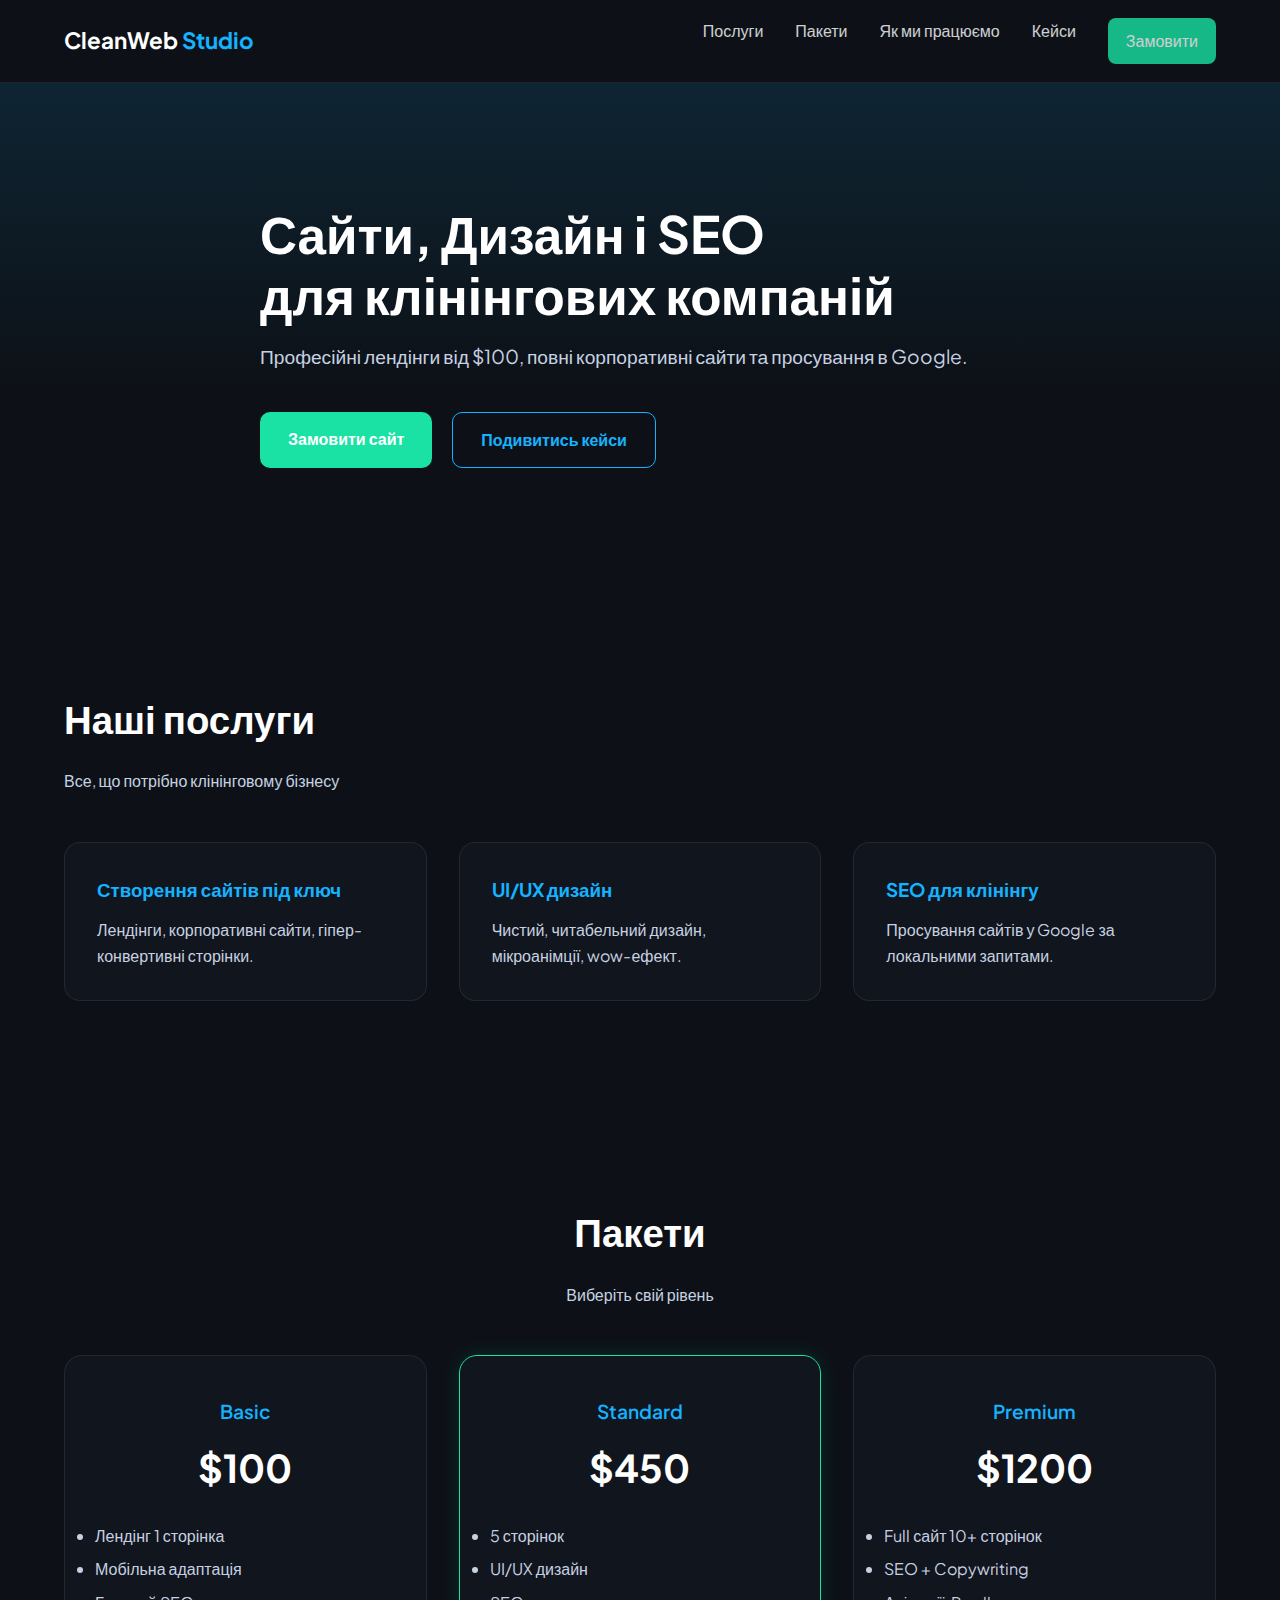
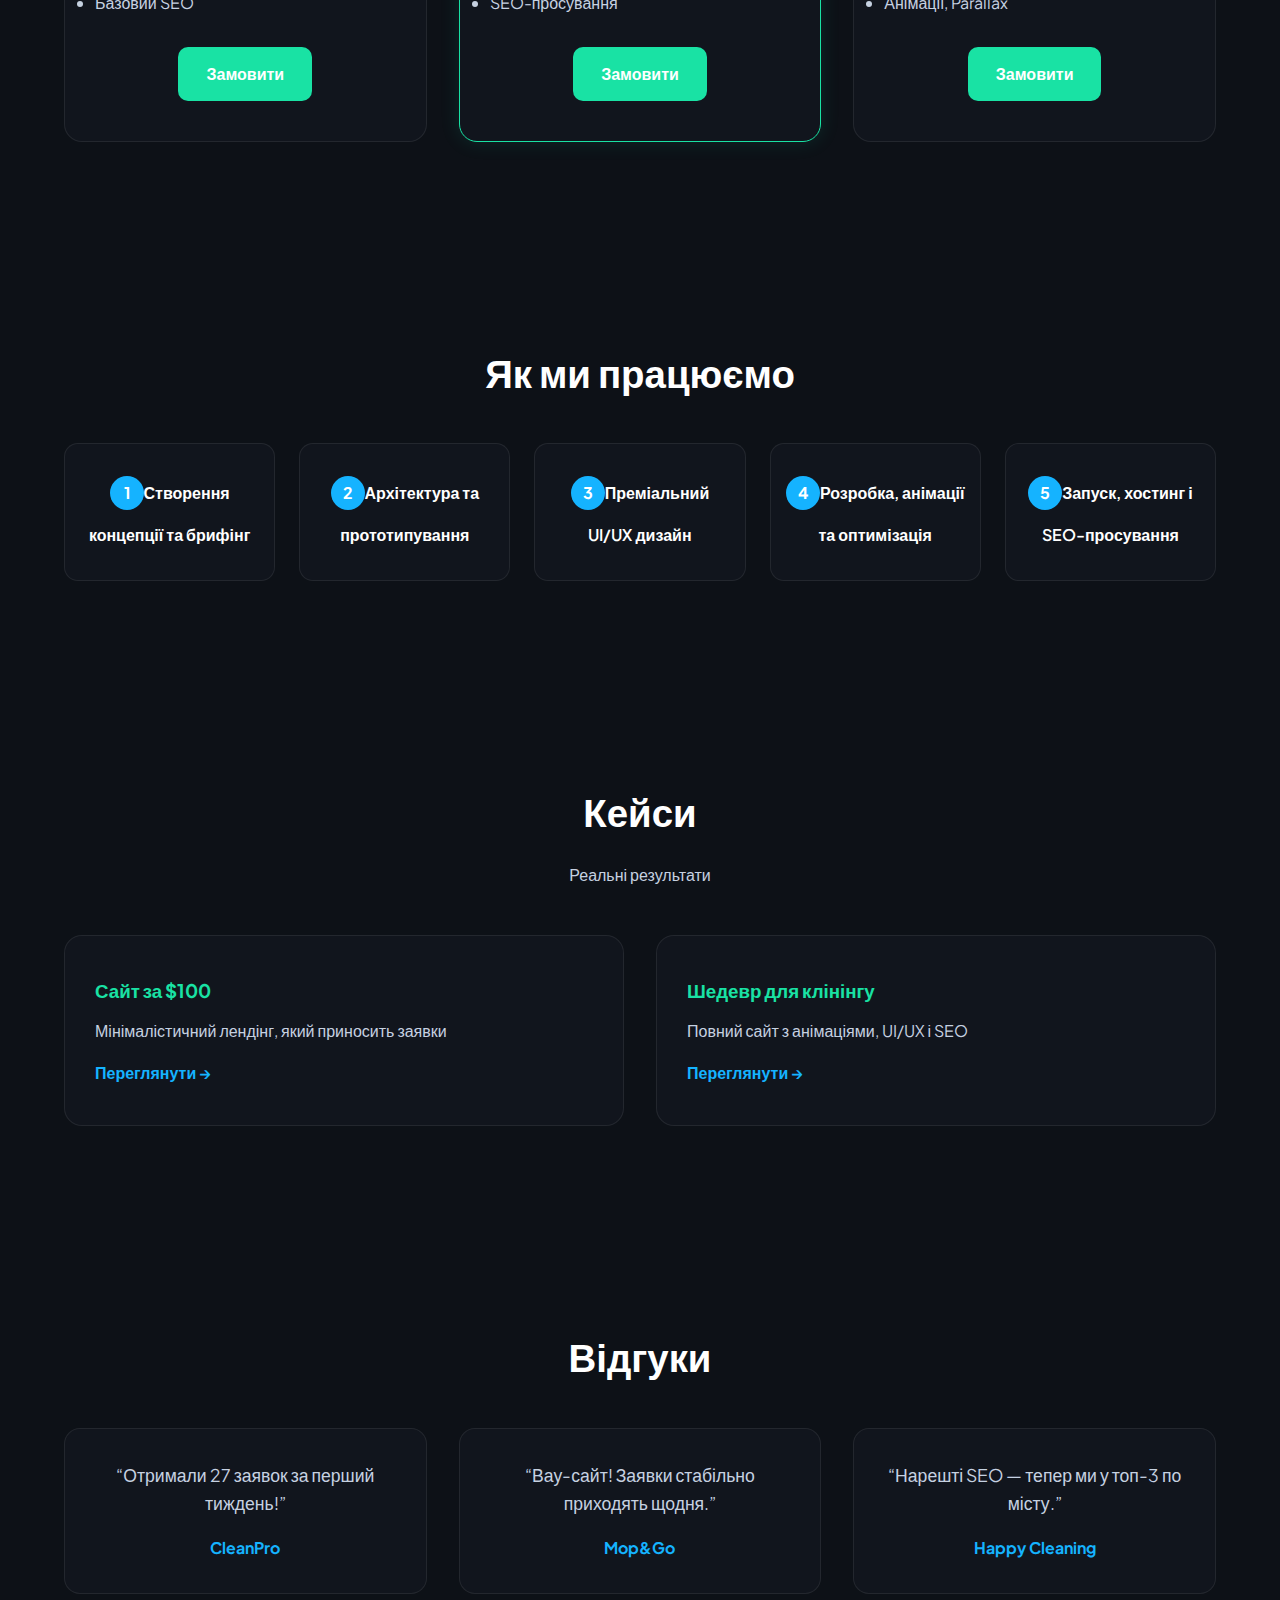
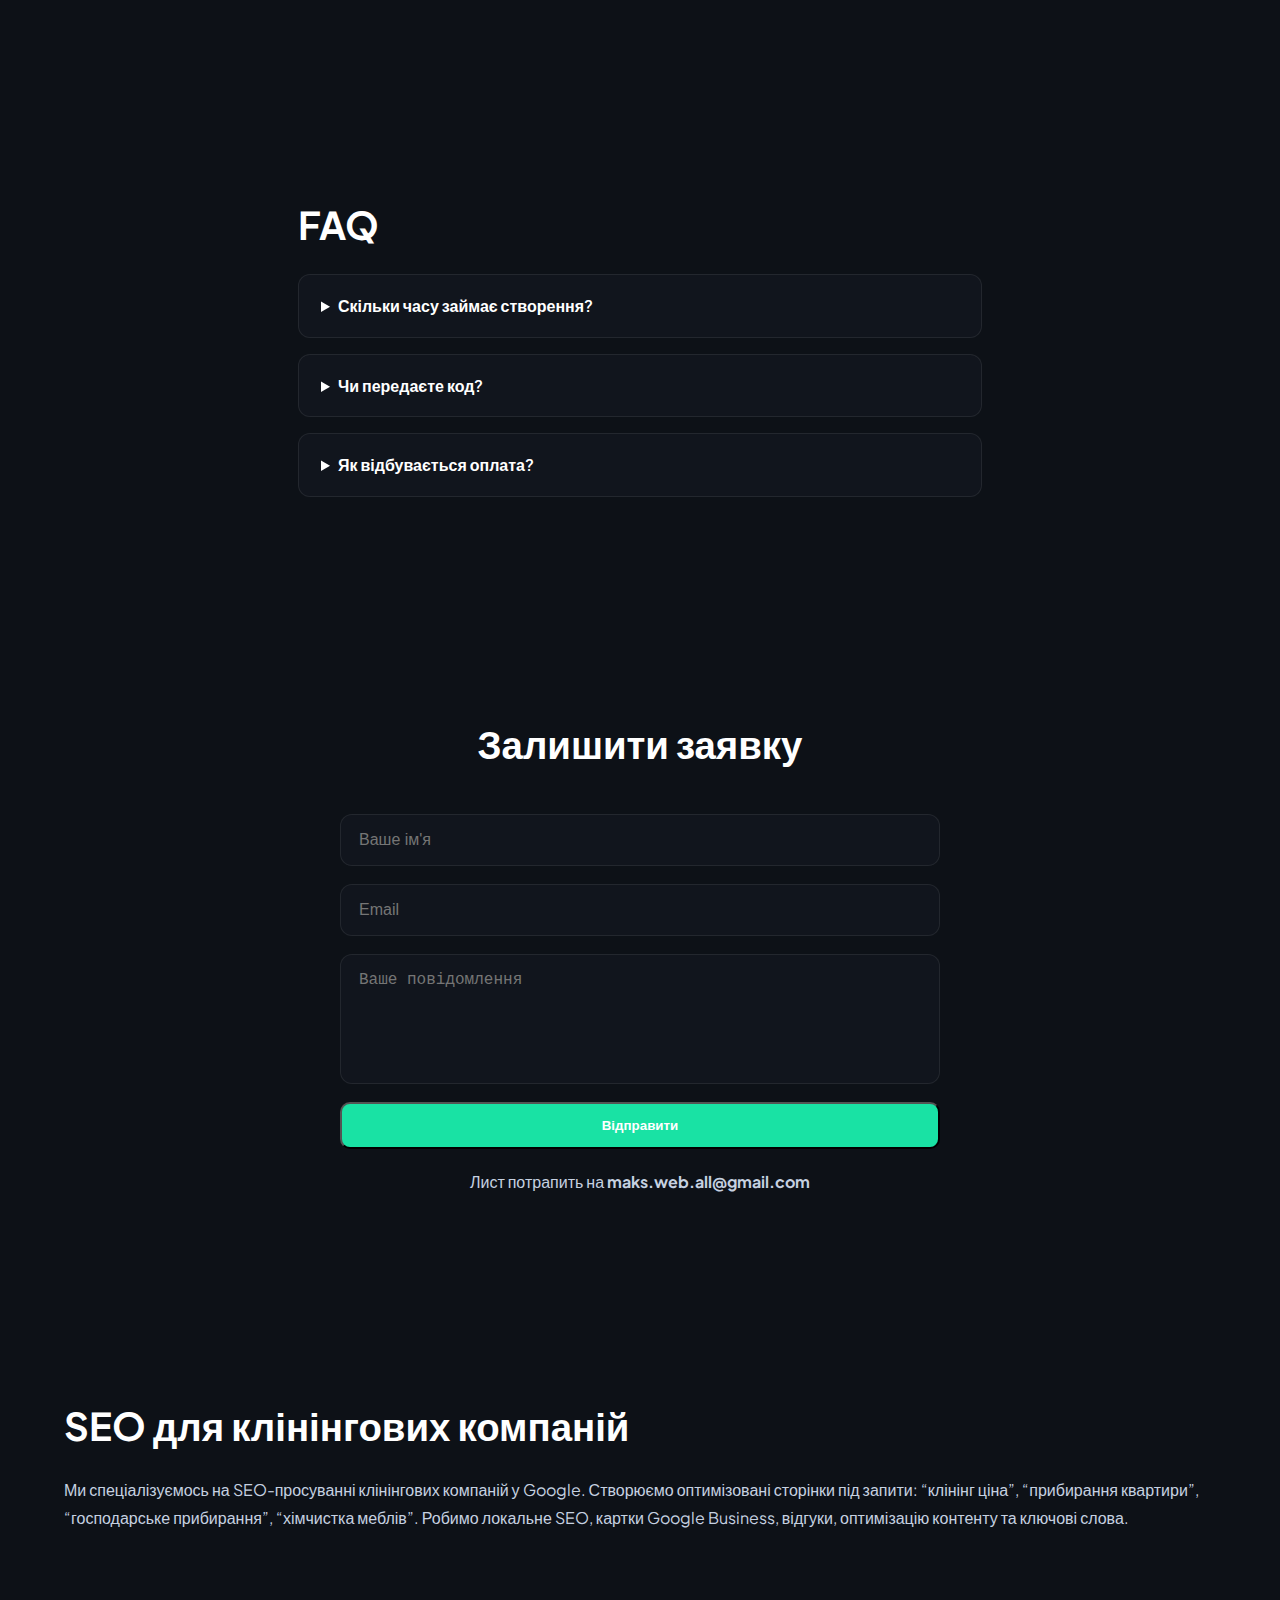
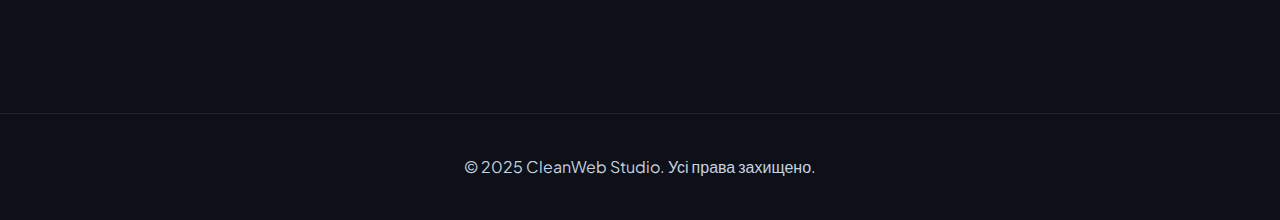
<file: index1.html>
<!DOCTYPE html>
<html lang="uk" data-theme="dark">
<head>
    <meta charset="UTF-8" />
    <meta name="viewport" content="width=device-width, initial-scale=1.0" />
    <meta name="description" content="Створення сайтів, дизайн і SEO для клінінгових компаній. Преміальні лендінги від $100. SEO-просування і дизайн для cleaning бізнесу." />
    <meta name="keywords" content="сайт для клінінгу, створення сайтів клінінг, seo клінінг, лендінг для прибирання, просування клінінгового бізнесу" />

    <!-- OpenGraph -->
    <meta property="og:title" content="CleanWeb Studio — сайти, дизайн і SEO для клінінгових компаній" />
    <meta property="og:description" content="Преміальні лендінги від $100. Створюємо UI/UX та SEO під ключ." />
    <meta property="og:type" content="website" />

    <title>CleanWeb Studio — Сайти, Дизайн і SEO для клінінгу</title>

    <link rel="stylesheet" href="styles.css" />
    <link href="https://fonts.googleapis.com/css2?family=Plus+Jakarta+Sans:wght@400;500;700&display=swap" rel="stylesheet" />
</head>

<body>
<header class="header">
    <div class="container nav">
        <div class="logo">CleanWeb <span>Studio</span></div>
        <nav>
            <a href="#services">Послуги</a>
            <a href="#pricing">Пакети</a>
            <a href="#process">Як ми працюємо</a>
            <a href="#cases">Кейси</a>
            <a href="#contact" class="btn-nav">Замовити</a>
        </nav>
    </div>
</header>

<section class="hero">
    <div class="container hero-content">
        <h1>Сайти, Дизайн і SEO<br />для клінінгових компаній</h1>
        <p>Професійні лендінги від $100, повні корпоративні сайти та просування в Google.</p>
        <div class="hero-buttons">
            <a href="#contact" class="btn-primary">Замовити сайт</a>
            <a href="#cases" class="btn-secondary">Подивитись кейси</a>
        </div>
    </div>
</section>

<section class="services" id="services">
    <div class="container">
        <h2>Наші послуги</h2>
        <p class="subtitle">Все, що потрібно клінінговому бізнесу</p>

        <div class="service-grid">
            <div class="service-box">
                <h3>Створення сайтів під ключ</h3>
                <p>Лендінги, корпоративні сайти, гіпер-конвертивні сторінки.</p>
            </div>
            <div class="service-box">
                <h3>UI/UX дизайн</h3>
                <p>Чистий, читабельний дизайн, мікроанімції, wow-ефект.</p>
            </div>
            <div class="service-box">
                <h3>SEO для клінінгу</h3>
                <p>Просування сайтів у Google за локальними запитами.</p>
            </div>
        </div>
    </div>
</section>

<section class="pricing" id="pricing">
    <div class="container">
        <h2>Пакети</h2>
        <p class="subtitle">Виберіть свій рівень</p>

        <div class="pricing-grid">
            <div class="price-card">
                <span class="price-title">Basic</span>
                <h3>$100</h3>
                <ul>
                    <li>Лендінг 1 сторінка</li>
                    <li>Мобільна адаптація</li>
                    <li>Базовий SEO</li>
                </ul>
                <a href="#contact" class="btn-primary">Замовити</a>
            </div>

            <div class="price-card featured">
                <span class="price-title">Standard</span>
                <h3>$450</h3>
                <ul>
                    <li>5 сторінок</li>
                    <li>UI/UX дизайн</li>
                    <li>SEO-просування</li>
                </ul>
                <a href="#contact" class="btn-primary">Замовити</a>
            </div>

            <div class="price-card">
                <span class="price-title">Premium</span>
                <h3>$1200</h3>
                <ul>
                    <li>Full сайт 10+ сторінок</li>
                    <li>SEO + Copywriting</li>
                    <li>Анімації, Parallax</li>
                </ul>
                <a href="#contact" class="btn-primary">Замовити</a>
            </div>
        </div>
    </div>
</section>

<section class="process" id="process">
    <div class="container">
        <h2>Як ми працюємо</h2>
        <div class="process-grid">
            <div class="step"><span>1</span>Створення концепції та брифінг</div>
            <div class="step"><span>2</span>Архітектура та прототипування</div>
            <div class="step"><span>3</span>Преміальний UI/UX дизайн</div>
            <div class="step"><span>4</span>Розробка, анімації та оптимізація</div>
            <div class="step"><span>5</span>Запуск, хостинг і SEO-просування</div>
        </div>
    </div>
</section>

<section class="cases" id="cases">
    <div class="container">
        <h2>Кейси</h2>
        <p class="subtitle">Реальні результати</p>

        <div class="case-grid">
            <a href="case-basic.html" class="case-card">
                <h3>Сайт за $100</h3>
                <p>Мінімалістичний лендінг, який приносить заявки</p>
                <span class="btn-link">Переглянути →</span>
            </a>

            <a href="case-premium.html" class="case-card">
                <h3>Шедевр для клінінгу</h3>
                <p>Повний сайт з анімаціями, UI/UX і SEO</p>
                <span class="btn-link">Переглянути →</span>
            </a>
        </div>
    </div>
</section>

<section class="reviews">
    <div class="container">
        <h2>Відгуки</h2>

        <div class="review-grid">
            <div class="review">
                <p>“Отримали 27 заявок за перший тиждень!”</p>
                <strong>CleanPro</strong>
            </div>

            <div class="review">
                <p>“Вау-сайт! Заявки стабільно приходять щодня.”</p>
                <strong>Mop&Go</strong>
            </div>

            <div class="review">
                <p>“Нарешті SEO — тепер ми у топ-3 по місту.”</p>
                <strong>Happy Cleaning</strong>
            </div>
        </div>
    </div>
</section>

<section class="faq">
    <div class="container">
        <h2>FAQ</h2>
        <details><summary>Скільки часу займає створення?</summary><p>Від 2 до 10 днів залежно від пакету.</p></details>
        <details><summary>Чи передаєте код?</summary><p>Так, ви отримуєте повні права.</p></details>
        <details><summary>Як відбувається оплата?</summary><p>Передоплата 50%.</p></details>
    </div>
</section>

<section class="contact" id="contact">
    <div class="container">
        <h2>Залишити заявку</h2>
        <form id="contactForm" autocomplete="off">
            <input type="text" name="name" placeholder="Ваше ім'я" required />
            <input type="email" name="email" placeholder="Email" required />
            <input type="hidden" name="honeypot" />
            <textarea name="msg" placeholder="Ваше повідомлення" required></textarea>
            <button type="submit" class="btn-primary">Відправити</button>
        </form>
        <p class="note">Лист потрапить на <strong>maks.web.all@gmail.com</strong></p>
    </div>
</section>

<section class="seo-text">
    <div class="container">
        <h2>SEO для клінінгових компаній</h2>
        <p>
        Ми спеціалізуємось на SEO-просуванні клінінгових компаній у Google. Створюємо оптимізовані сторінки під запити:
        “клінінг ціна”, “прибирання квартири”, “господарське прибирання”, “хімчистка меблів”.
        Робимо локальне SEO, картки Google Business, відгуки, оптимізацію контенту та ключові слова.
        </p>
    </div>
</section>

<footer>
    <div class="container footer">
        <div>© 2025 CleanWeb Studio. Усі права захищено.</div>
    </div>
</footer>

<script src="script.js"></script>
</body>
</html>
</file>
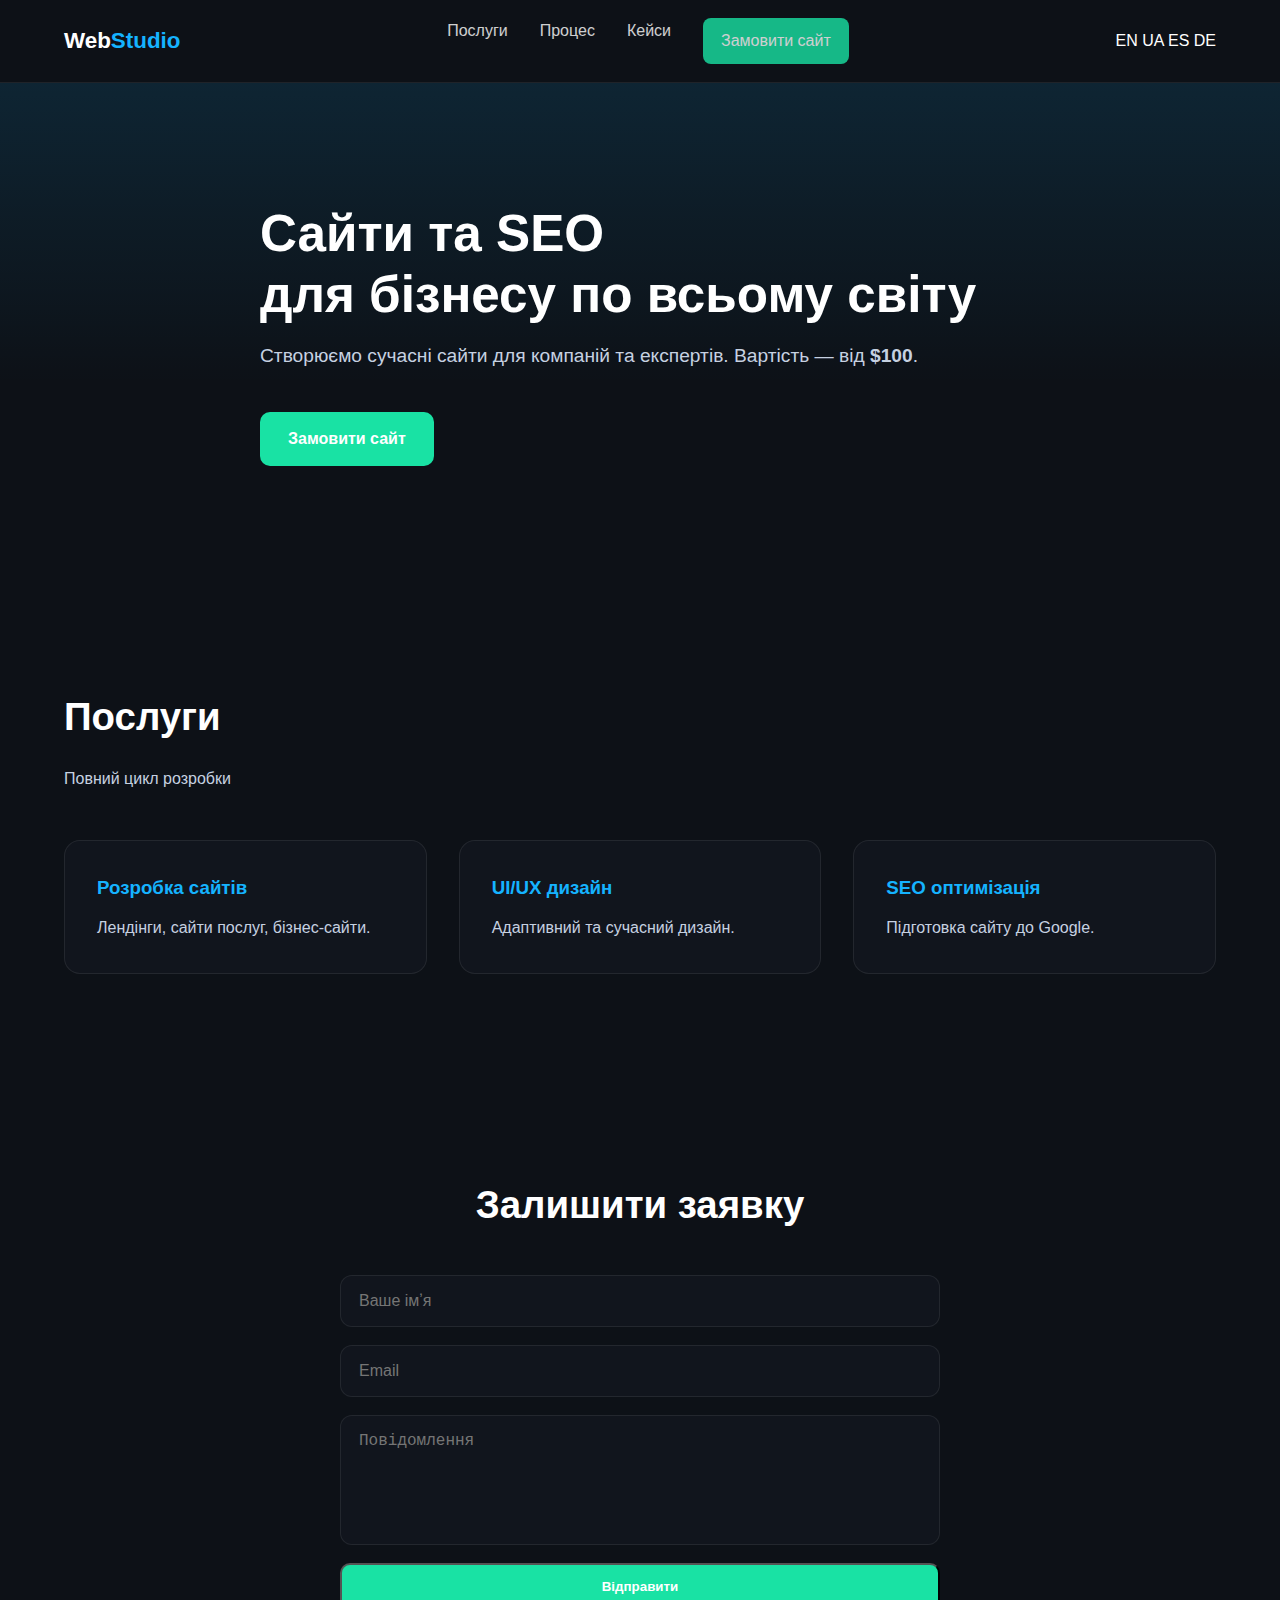
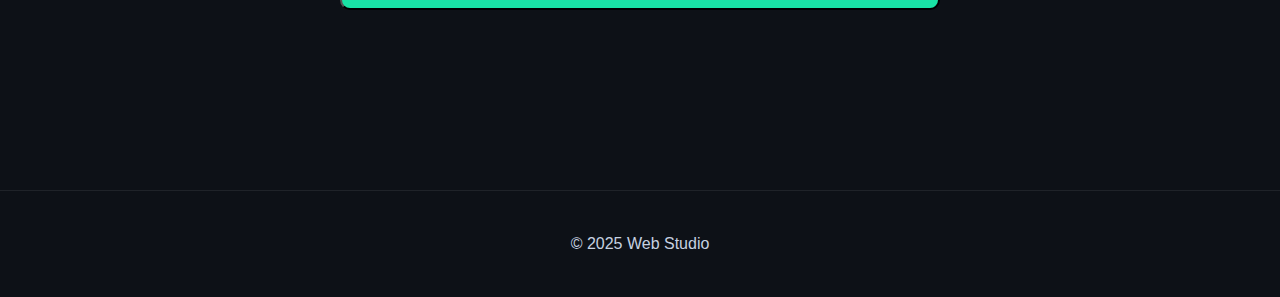
<file: indexua.html>
<!DOCTYPE html>
<html lang="uk" data-theme="dark">
<head>
    <meta charset="UTF-8" />
    <meta name="viewport" content="width=device-width, initial-scale=1.0" />

    <meta name="description" content="Створення сайтів для бізнесу по всьому світу. Лендінги та бізнес-сайти від $100. Дизайн, розробка та SEO." />
    <meta name="keywords" content="створення сайтів, сайт для бізнесу, лендінг від 100$, web студія, seo" />

    <!-- Hreflang -->
    <link rel="alternate" hreflang="en" href="index.html" />
    <link rel="alternate" hreflang="uk" href="indexua.html" />
    <link rel="alternate" hreflang="es" href="https://yourdomain.com/es/" />
    <link rel="alternate" hreflang="de" href="https://yourdomain.com/de/" />
    <link rel="alternate" hreflang="x-default" href="https://yourdomain.com/" />

    <title>Створення сайтів для бізнесу — від $100</title>

    <link rel="stylesheet" href="../styles.css" />
</head>

<body>

<header class="header">
    <div class="container nav">
        <div class="logo">Web<span>Studio</span></div>

        <nav>
            <a href="#services">Послуги</a>
            <a href="#process">Процес</a>
            <a href="#cases">Кейси</a>
            <a href="#contact" class="btn-nav">Замовити сайт</a>
        </nav>

        <div class="lang-switch">
            <a href="/">EN</a>
            <a href="/ua/">UA</a>
            <a href="/es/">ES</a>
            <a href="/de/">DE</a>
        </div>
    </div>
</header>

<section class="hero">
    <div class="container hero-content">
        <h1>Сайти та SEO<br>для бізнесу по всьому світу</h1>
        <p>Створюємо сучасні сайти для компаній та експертів. Вартість — від <strong>$100</strong>.</p>
        <div class="hero-buttons">
            <a href="#contact" class="btn-primary">Замовити сайт</a>
        </div>
    </div>
</section>

<section class="services" id="services">
    <div class="container">
        <h2>Послуги</h2>
        <p class="subtitle">Повний цикл розробки</p>

        <div class="service-grid">
            <div class="service-box">
                <h3>Розробка сайтів</h3>
                <p>Лендінги, сайти послуг, бізнес-сайти.</p>
            </div>
            <div class="service-box">
                <h3>UI/UX дизайн</h3>
                <p>Адаптивний та сучасний дизайн.</p>
            </div>
            <div class="service-box">
                <h3>SEO оптимізація</h3>
                <p>Підготовка сайту до Google.</p>
            </div>
        </div>
    </div>
</section>

<section class="contact" id="contact">
    <div class="container">
        <h2>Залишити заявку</h2>

        <form id="contactForm">
            <input type="text" placeholder="Ваше імʼя" required />
            <input type="email" placeholder="Email" required />
            <textarea placeholder="Повідомлення" required></textarea>
            <button class="btn-primary">Відправити</button>
        </form>
    </div>
</section>

<footer>
    <div class="container footer">
        <div>© 2025 Web Studio</div>
    </div>
</footer>

</body>
</html>
</file>
<file: styles.css>
/* -----------------------------------
   RESET & BASE
----------------------------------- */
* {
  margin: 0;
  padding: 0;
  box-sizing: border-box;
}

html {
  font-family: 'Plus Jakarta Sans', sans-serif;
  scroll-behavior: smooth;
}

body {
  background: var(--bg);
  color: var(--text);
  line-height: 1.6;
  transition: background .3s ease, color .3s ease;
}

img {
  max-width: 100%;
  display: block;
}

a {
  color: inherit;
  text-decoration: none;
}

.container {
  width: 90%;
  max-width: 1280px;
  margin: auto;
}

/* -----------------------------------
   THEME VARIABLES
----------------------------------- */
html[data-theme="dark"] {
  --bg: #0D1117;
  --text: #FFFFFF;
  --text-soft: #C6D1E1;
  --accent: #15B3FF;
  --accent2: #19E2A4;
  --box-bg: #11151D;
  --border: rgba(255,255,255,0.08);
}

html[data-theme="light"] {
  --bg: #F9FBFF;
  --text: #0D1117;
  --text-soft: #4A5568;
  --accent: #007CE8;
  --accent2: #0BAF75;
  --box-bg: #FFFFFF;
  --border: rgba(0,0,0,0.08);
}

/* -----------------------------------
   TYPOGRAPHY
----------------------------------- */
h1, h2, h3, h4 {
  font-weight: 700;
}

h1 {
  font-size: clamp(2.4rem, 4vw, 4rem);
  line-height: 1.2;
}

h2 {
  font-size: clamp(1.8rem, 3vw, 3rem);
  margin-bottom: 1.2rem;
}

.subtitle {
  color: var(--text-soft);
  margin-bottom: 3rem;
  font-weight: 400;
}

p {
  font-weight: 400;
  color: var(--text-soft);
}

/* -----------------------------------
   BUTTONS
----------------------------------- */
.btn-primary {
  display: inline-block;
  background: var(--accent2);
  padding: 14px 28px;
  border-radius: 10px;
  color: #fff;
  font-weight: 600;
  transition: .3s;
}
.btn-primary:hover {
  opacity: .85;
  transform: translateY(-2px);
}

.btn-secondary {
  display: inline-block;
  border: 1px solid var(--accent);
  padding: 14px 28px;
  border-radius: 10px;
  color: var(--accent);
  font-weight: 600;
  transition: .3s;
}
.btn-secondary:hover {
  background: var(--accent);
  color: #fff;
}

.btn-link {
  display: inline-block;
  margin-top: 1rem;
  color: var(--accent);
  font-weight: 600;
  transition: .3s;
}
.btn-link:hover {
  opacity: .7;
}

/* -----------------------------------
   HEADER
----------------------------------- */
.header {
  width: 100%;
  padding: 18px 0;
  position: sticky;
  top: 0;
  background: var(--bg);
  border-bottom: 1px solid var(--border);
  z-index: 50;
}

.nav {
  display: flex;
  align-items: center;
  justify-content: space-between;
}

.logo {
  font-size: 1.4rem;
  font-weight: 700;
}
.logo span {
  color: var(--accent);
}

nav {
  display: flex;
  gap: 32px;
}
nav a {
  font-weight: 500;
  opacity: .8;
  transition: .3s;
}
nav a:hover {
  opacity: 1;
  color: var(--accent);
}
.btn-nav {
  color: #fff !important;
  background: var(--accent2);
  padding: 10px 18px;
  border-radius: 8px;
}

/* mobile nav basic */
@media (max-width: 850px) {
  nav {
    display: none;
  }
}

/* -----------------------------------
   HERO BLOCK
----------------------------------- */
.hero {
  padding: 120px 0;
  background: linear-gradient(
    180deg,
    rgba(21,179,255,0.12) 0%,
    rgba(0,0,0,0) 60%
  );
}

.hero-content {
  max-width: 760px;
}

.hero p {
  font-size: 1.2rem;
  margin: 1rem 0 2.5rem;
}

.hero-buttons {
  display: flex;
  gap: 20px;
  flex-wrap: wrap;
}

/* responsive hero */
@media (max-width: 600px) {
  .hero-buttons {
    flex-direction: column;
  }
}
/* -----------------------------------
   SERVICES
----------------------------------- */
.services {
  padding: 100px 0;
}

.service-grid {
  display: grid;
  grid-template-columns: repeat(3,1fr);
  gap: 32px;
}

.service-box {
  background: var(--box-bg);
  border: 1px solid var(--border);
  padding: 32px;
  border-radius: 16px;
  transition: .3s;
}
.service-box:hover {
  border-color: var(--accent);
  transform: translateY(-4px);
}

.service-box h3 {
  margin-bottom: 12px;
  color: var(--accent);
}

/* responsive services */
@media (max-width: 960px) {
  .service-grid {
    grid-template-columns: 1fr;
  }
}

/* -----------------------------------
   PRICING
----------------------------------- */
.pricing {
  padding: 100px 0;
  text-align: center;
}

.pricing-grid {
  margin-top: 40px;
  display: grid;
  grid-template-columns: repeat(3,1fr);
  gap: 32px;
}

.price-card {
  background: var(--box-bg);
  border: 1px solid var(--border);
  padding: 40px 30px;
  border-radius: 18px;
  transition: .3s;
}
.price-card:hover {
  border-color: var(--accent);
  transform: translateY(-6px);
}

.price-title {
  font-size: 1.2rem;
  font-weight: 600;
  display: block;
  color: var(--accent);
  margin-bottom: 10px;
}

.price-card h3 {
  font-size: 2.4rem;
  margin-bottom: 24px;
  color: var(--text);
}

.price-card ul {
  text-align: left;
  margin-bottom: 32px;
  display: flex;
  flex-direction: column;
  gap: 8px;
  color: var(--text-soft);
}

.price-card.featured {
  border: 1.5px solid var(--accent2);
  box-shadow: 0 0 20px rgba(25,226,164,0.12);
}

/* responsive pricing */
@media (max-width: 960px) {
  .pricing-grid {
    grid-template-columns: 1fr;
  }
}

/* -----------------------------------
   PROCESS
----------------------------------- */
.process {
  padding: 100px 0;
  text-align: center;
}

.process-grid {
  margin-top: 40px;
  display: grid;
  grid-template-columns: repeat(5,1fr);
  gap: 24px;
}

.step {
  background: var(--box-bg);
  border: 1px solid var(--border);
  padding: 32px 14px;
  border-radius: 14px;
  font-weight: 600;
  font-size: 1rem;
  color: var(--text);
  position: relative;
  transition: .3s;
}
.step:hover {
  border-color: var(--accent);
  transform: translateY(-6px);
}

.step span {
  display: inline-block;
  width: 34px;
  height: 34px;
  border-radius: 50%;
  background: var(--accent);
  color: #fff;
  font-weight: 700;
  line-height: 34px;
  margin-bottom: 12px;
}

/* responsive process */
@media (max-width: 1050px) {
  .process-grid {
    grid-template-columns: repeat(3,1fr);
  }
}
@media (max-width: 700px) {
  .process-grid {
    grid-template-columns: repeat(2,1fr);
  }
}
@media (max-width: 480px) {
  .process-grid {
    grid-template-columns: 1fr;
  }
}
/* -----------------------------------
   CASES
----------------------------------- */
.cases {
  padding: 100px 0;
  text-align: center;
}

.case-grid {
  margin-top: 40px;
  display: grid;
  grid-template-columns: repeat(2,1fr);
  gap: 32px;
}

.case-card {
  display: block;
  background: var(--box-bg);
  border: 1px solid var(--border);
  padding: 40px 30px;
  border-radius: 18px;
  text-align: left;
  transition: .3s;
}
.case-card:hover {
  border-color: var(--accent);
  transform: translateY(-6px);
}

.case-card h3 {
  color: var(--accent2);
  margin-bottom: 12px;
}

/* responsive cases */
@media (max-width: 900px) {
  .case-grid {
    grid-template-columns: 1fr;
  }
}

/* -----------------------------------
   REVIEWS
----------------------------------- */
.reviews {
  padding: 100px 0;
  text-align: center;
}

.review-grid {
  display: grid;
  grid-template-columns: repeat(3,1fr);
  gap: 32px;
  margin-top: 40px;
}

.review {
  background: var(--box-bg);
  border: 1px solid var(--border);
  padding: 32px;
  border-radius: 16px;
  transition: .3s;
}
.review:hover {
  border-color: var(--accent);
  transform: translateY(-4px);
}
.review p {
  margin-bottom: 18px;
  font-size: 1.1rem;
}
.review strong {
  color: var(--accent);
}

/* responsive reviews */
@media (max-width: 900px) {
  .review-grid {
    grid-template-columns: 1fr;
  }
}

/* -----------------------------------
   FAQ
----------------------------------- */
.faq {
  padding: 100px 0;
  max-width: 760px;
  margin: auto;
}

.faq details {
  background: var(--box-bg);
  border: 1px solid var(--border);
  padding: 18px 22px;
  border-radius: 12px;
  margin-bottom: 16px;
  transition: .3s;
}
.faq details:hover {
  border-color: var(--accent);
}
.faq summary {
  cursor: pointer;
  font-weight: 600;
  color: var(--text);
}
.faq p {
  padding-top: 10px;
  font-size: .95rem;
  color: var(--text-soft);
}

/* -----------------------------------
   CONTACT FORM
----------------------------------- */
.contact {
  padding: 100px 0;
  text-align: center;
}

#contactForm {
  width: 100%;
  max-width: 600px;
  margin: 40px auto 0;
  display: flex;
  flex-direction: column;
  gap: 18px;
}

#contactForm input,
#contactForm textarea {
  padding: 16px 18px;
  border: 1px solid var(--border);
  background: var(--box-bg);
  color: var(--text);
  border-radius: 12px;
  font-size: 1rem;
  transition: .3s;
}
#contactForm input:focus,
#contactForm textarea:focus {
  border-color: var(--accent2);
  outline: none;
}

#contactForm textarea {
  resize: none;
  height: 130px;
}

.note {
  margin-top: 20px;
  color: var(--text-soft);
}

/* -----------------------------------
   SEO TEXT
----------------------------------- */
.seo-text {
  padding: 100px 0;
}
.seo-text p {
  margin-top: 16px;
  font-size: 1rem;
  line-height: 1.8;
  color: var(--text-soft);
}

/* -----------------------------------
   FOOTER
----------------------------------- */
footer {
  margin-top: 80px;
  padding: 40px 0;
  border-top: 1px solid var(--border);
  text-align: center;
  color: var(--text-soft);
}
</file>
